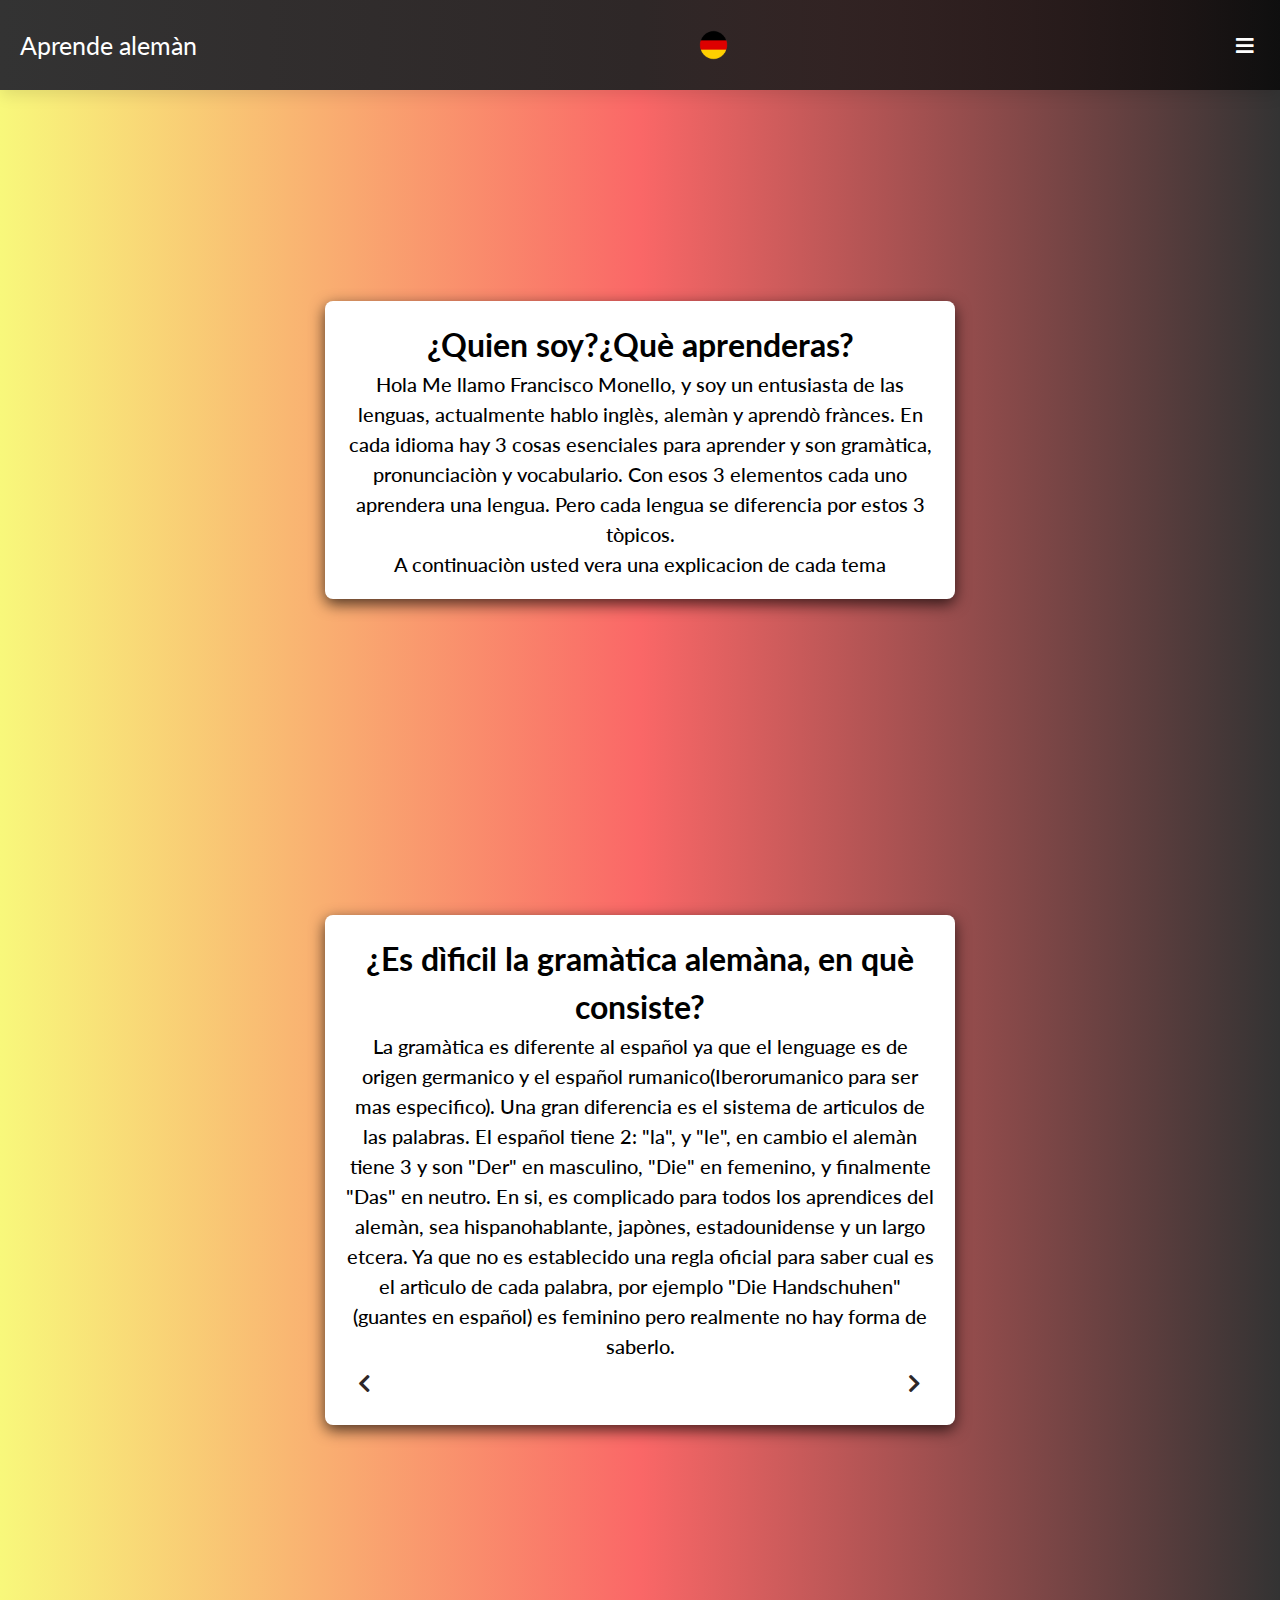
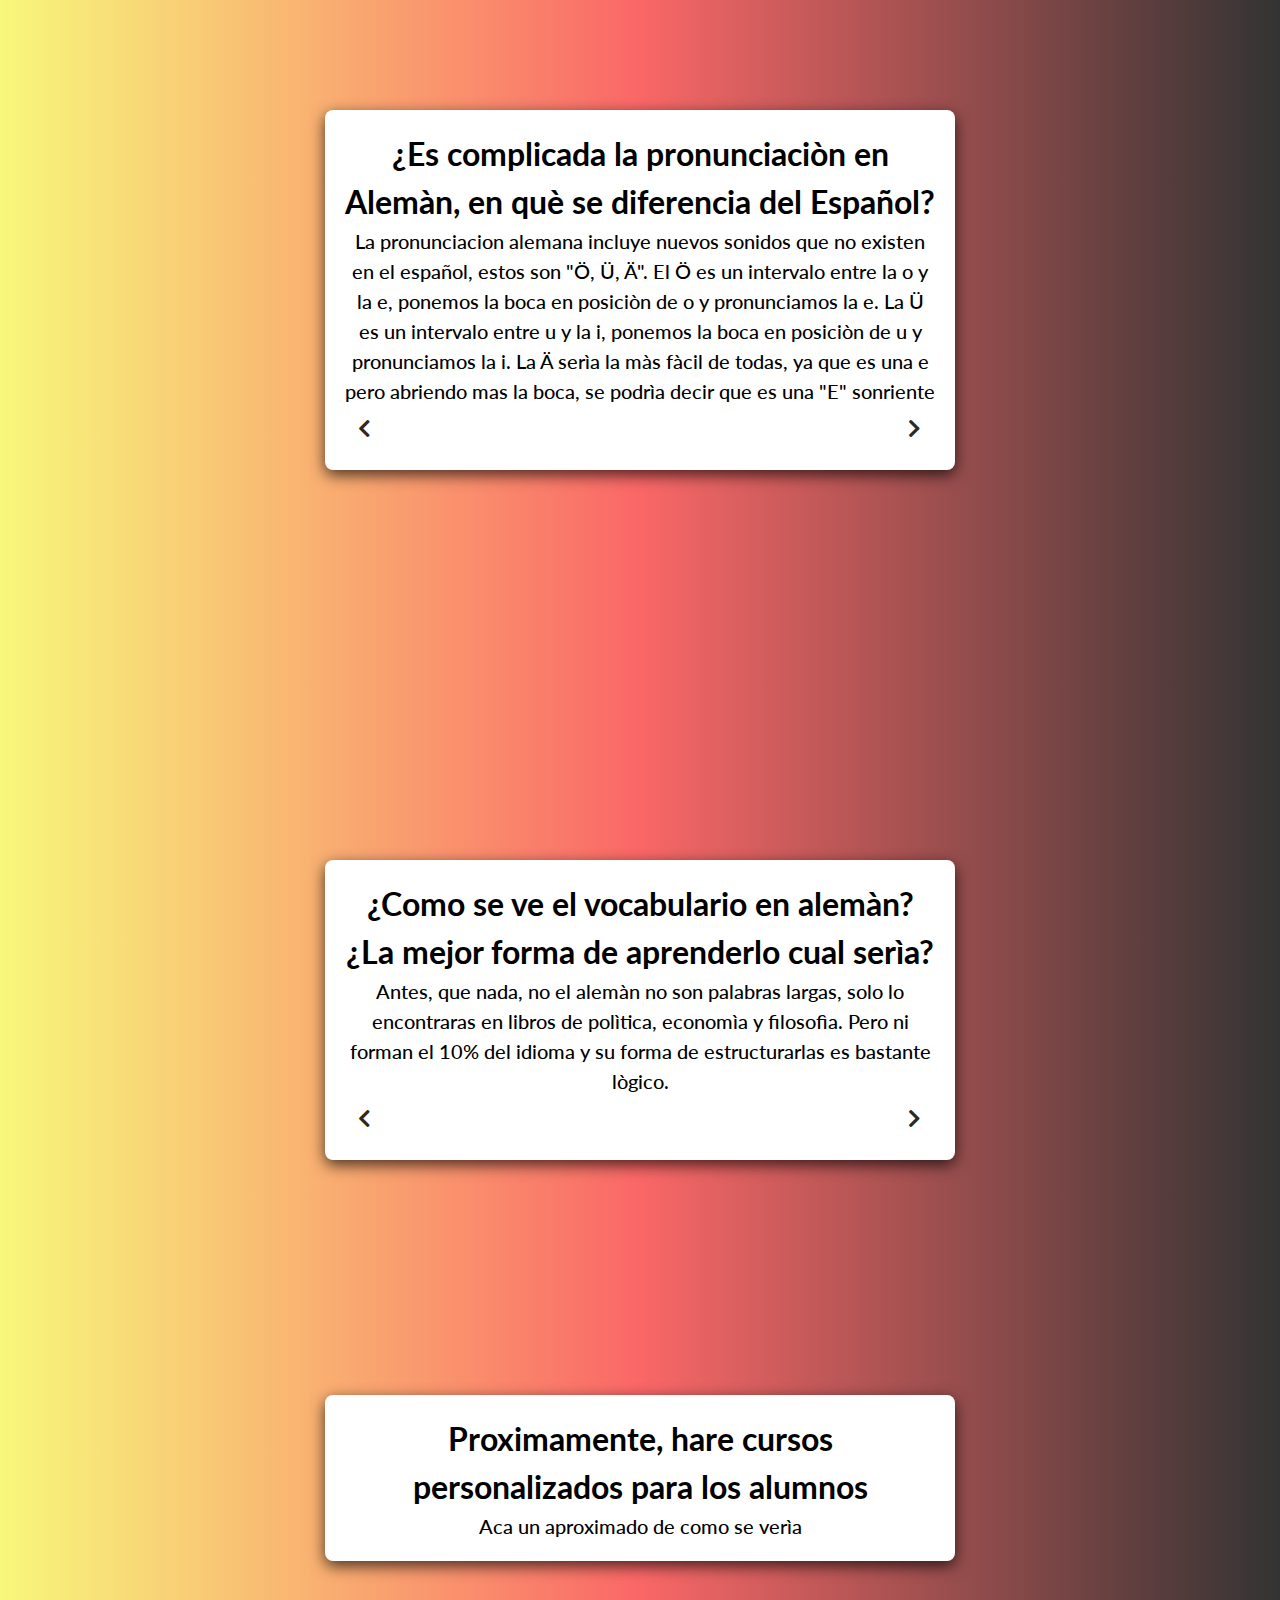
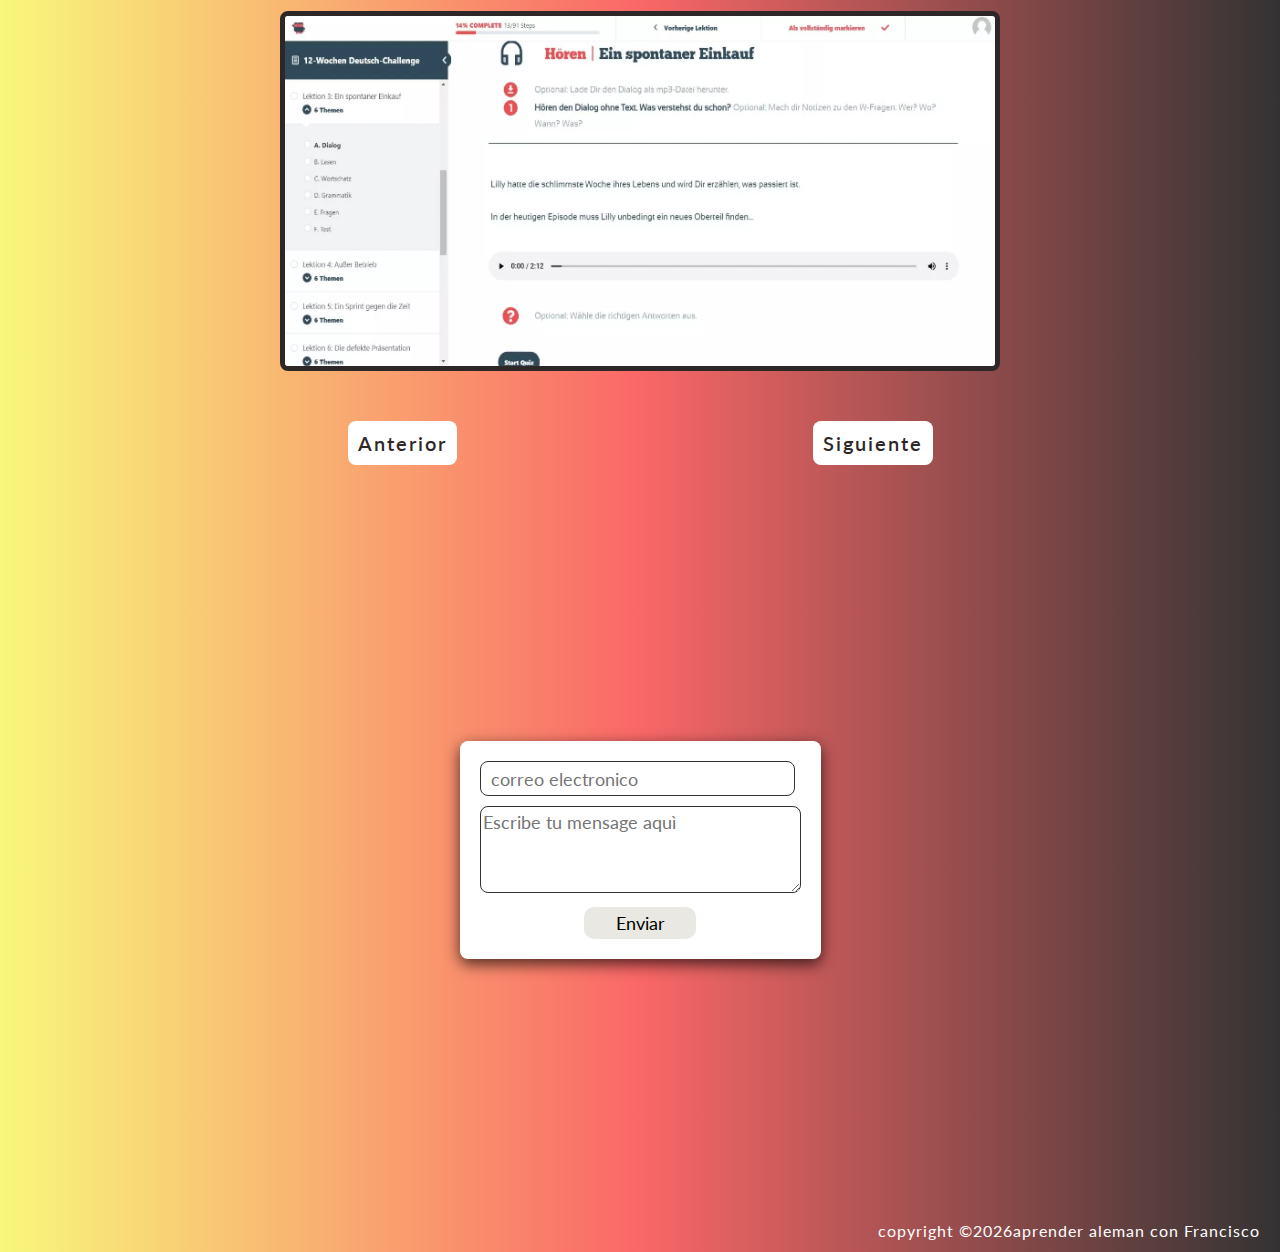
<file: german project/index.html>
<!DOCTYPE html>
<html lang="en">
<head>
    <meta charset="UTF-8">
    <meta http-equiv="X-UA-Compatible" content="IE=edge">
    <meta name="viewport" content="width=device-width, initial-scale=1.0">
    <title>german project</title>
    <link rel="stylesheet" href="style.css">
    <script src="app.js" defer></script>
    <link
    rel="stylesheet"
    href="https://cdnjs.cloudflare.com/ajax/libs/font-awesome/5.14.0/css/all.min.css"
  />
</head>
<body>
    <header id="navbar">
        <nav id="nav">
        <p id="titleHeader">Aprende alemàn</p><img src="germanBall.png" class="logo" width="29px">
        <button class="nav-toggle">
            <i class="fas fa-bars"></i>
        </button>
    </nav>
    <div class="linkContainer">
        <ul class="links">
            <li><a href="#Inicio" class="scrollLink">Inicio</a></li>
            <li><a href="#Gramatica" class="scrollLink">Gramatica</a></li>
            <li><a href="#Pronunciacion" class="scrollLink">Pronunciacion</a></li>
            <li><a href="#Vocabulario" class="scrollLink">Vocabulario</a></li>
            <li><a href="#Curso" class="scrollLink">Curso</a></li>
            <li><a href="#Contacto" class="scrollLink">Contacto</a></li>
        </ul>
    </div>
    </header>
    
    <div id="Inicio">
       <div class="infoContainer">
           <h1>¿Quien soy?¿Què aprenderas?</h1>
           <p>Hola Me llamo Francisco Monello, y soy un entusiasta de las lenguas, actualmente hablo inglès, alemàn y aprendò frànces. En cada idioma hay 3 cosas esenciales para aprender y son gramàtica, pronunciaciòn y vocabulario.
            Con esos 3 elementos cada uno aprendera una lengua. Pero cada lengua se diferencia por estos 3 tòpicos.
           </p>
           <p>A continuaciòn usted vera una explicacion de cada tema </p>
       </div>
    </div>
    
    <div id="Gramatica" >
        <div class="infoContainer">
        <h1>¿Es dìficil la gramàtica alemàna, en què consiste?</h1>
        <p id="paragraph">
            La gramàtica es diferente al 
    español ya que el lenguage es 
    de origen germanico y el español rumanico(Iberorumanico para ser mas especifico). Una gran diferencia es el sistema de articulos de las palabras. El español tiene 2: "la", y "le", en cambio el alemàn tiene 3 y son "Der" en masculino, "Die" en femenino, y finalmente "Das" en neutro. En si, es complicado para todos los aprendices del alemàn, sea hispanohablante, japònes, estadounidense 
    y un largo etcera. Ya que no es establecido una regla oficial para saber cual es el artìculo de cada palabra, por ejemplo "Die Handschuhen" (guantes en español) es feminino pero realmente no hay forma de 
    saberlo.
        </p>
           <div class="btnContainer">
                <button class="prevBtn" type="button"><i class="fas fa-chevron-left"></i></button>
                <button class="nextBtn" type="button"><i class="fas fa-chevron-right"></i></button>
            </div>
        </div>
    </div>

    
    <div id="Pronunciacion">
        <div class="infoContainer">
        <h1>¿Es complicada la pronunciaciòn en Alemàn, en què se diferencia del Español?</h1>
        <p id="paraTwo">
        </p>
        <div class="btnContainer">
            <button class="prevBtn" id="prevBtnTwo" type="button"><i class="fas fa-chevron-left"></i></button>
            <button class="nextBtn" id="nextBtnTwo" type="button"><i class="fas fa-chevron-right"></i></button>
        </div>
    </div>
</div>
    <div id="Vocabulario">
        <div class="infoContainer">
            <h1>¿Como se ve el vocabulario en alemàn? ¿La mejor forma de aprenderlo cual serìa?</h1>
            <p id="paraThree">
                
            </p>
            <div class="btnContainer">
                <button class="prevBtn" id="prevBtnThree" type="button"><i class="fas fa-chevron-left"></i></button>
                <button class="nextBtn" id="nextBtnThree" type="button"><i class="fas fa-chevron-right"></i></button>
            </div>
        </div>
    </div>
    <div id="Curso">
        <div class="infoContainer">
            <h1>Proximamente, hare cursos personalizados para los alumnos</h1>
            <p>Aca un aproximado de como se verìa</p>
        </div>
        <div class="sliderContainer">
            <div class="slide">
            <img src="imgCourseOne.png" class="slideImg" alt="aleman">
        </div>
        <div class="slide">
            <img src="imgCourseTwo.png" class="slideImg" alt="aleman">
        </div>
    </div>
        <div class="btnContainer">
            <button class="prevBtn" id="slidePrevBtn" type="button">
                anterior
            </button>
            <button class="nextBtn" id="slideNextBtn" type="button">
               siguiente
            </button>
        </div>

    </div>
    <div id="Contacto">
        
        <form 
         action="https://formsubmit.co/franciscomonellole@gmail.com" method="POST">
            <input type="hidden" name="_subject" value="New submission!">
            <input type="email" class="correoEmail" name="email" placeholder="correo electronico" required>
            <input type="hidden" name="_next" value="https://yourdomain.co/thanks.html">
            <textarea id="bio" name="bio" rows="3" cols="30" placeholder="Escribe tu mensage aquì"></textarea>
            <button type="submit" id="btnSend">Enviar </button>
       </form>
    
</div>
    <footer>
        copyright &copy; <span id="date"></span> aprender aleman con Francisco
    </footer>
    <a href="#Inicio" class="scroll-link top-link">
        <i class="fas fa-arrow-up"></i>
    </a>
</body>
</html>
</file>
<file: german project/style.css>
@import url('https://fonts.googleapis.com/css?family=Lato&display=swap');

*{
    box-sizing: border-box;
    margin: 0;
    border:0;
    font-family: 'Lato', sans-serif;
}

html{
    scroll-behavior:smooth
}

body{
    background: linear-gradient(to left, rgb(51, 51, 51), rgb(250, 103, 103), rgb(248, 248, 123));
    
}

ul {
    list-style-type: none;
  }
  a {
    text-decoration: none;
  }



#nav{
    display:flex;
    text-align: center;
    justify-content: space-between;
    padding: 30px 20px;
    color: #fff;
    font-size: 25px;
    
    }

.logo{
    transition: all 0.3s linear;
}
.logo:hover{
  transform: rotate(180deg);
}

header{
    background: linear-gradient(to right, #333, #2e2727, rgba(0, 0, 0, 0.7));
    box-shadow: 0 5px 15px rgba(0, 0, 0, 0.1);
    z-index: 99;
    
}

.nav-toggle{
 background: transparent;
 border:transparent;
 color: #fff;
 font-size: 20px;
 cursor: pointer;
 transition: all 0.3s linear

}

.nav-toggle:hover{
    color: #fca9a9;
    transform: rotate(90deg);
}







.linkContainer{
    transition: all 0.3s linear;
    height: 0;
    overflow: hidden;
}

.fixed-nav{
    position: fixed;
    top: 0;
    left: 0;
    width: 100%;
    background:linear-gradient(to right, #333, #2e2727, rgba(0, 0, 0, 0.7)) ;
    color: #fff;
}


.links a{
    color: #fff;
    font-size: 30px;
    letter-spacing: 0.25rem;
    display: block;
    transition: all 0.3s linear;
    margin: 0 16px;
    font-weight: bold;
    padding: 12px 0;

}

.links a:hover{
    background-color: #333;
    margin-left: 32px;
    
}

#Gramatica, #Pronunciacion, #Inicio, #Vocabulario, #Contacto, #Curso{
 height: 80vh;
 display: grid;
 place-items: center;

}



.infoContainer{
    display: flex;
    flex-direction: column;
   justify-content: center;
    background-color: #fff;
    width: 70vh;
    margin: 0 auto;
    padding: 20px;
    line-height: 1.5;
    box-shadow: 0 5px 15px rgba(0, 0, 0, 0.7);
    border-radius: 8px;
    transition: all 0.3s linear; 
}

h1{
    text-align: center;
}

.infoContainer > p {
    font-size: 20px;
    text-align: center;
    font-weight: 500;
}

.btnContainer{
display: flex;
justify-content: space-between;
text-align: center;
width: 65vh;
margin: 0 auto;

}

.prevBtn, 
.nextBtn{
    cursor: pointer;
    
    font-size: 20px;
    
    text-transform: capitalize;
    font-weight: 550;
    letter-spacing: 2px;
    padding: 10px;
    border-radius: 8px ;
    transition: all 0.3s linear;
    color: #2e2727;
    background-color: #fff;
    
}

.prevBtn:hover,
.nextBtn:hover{
    background-color: #2e2727;
    color: #fff

}

.sliderContainer{
 border: 5px solid #2e2727;
 border-radius: 0.5rem;
 position: relative;
 width: 80vh;
 height: 40vh;
 overflow: hidden;
 margin: 0 auto
}

.slide{
    width: 100%;
    height: 100%;
    position: absolute;
    display: grid;
    place-items: center;
    transition: all 0.25s ease-in-out;
    text-align: center;
}

.slideImg{
    height: 100%;
    object-fit: cover;
    width: 100%;
}

#slideNextBtn, #slidePrevBtn{
 letter-spacing: 2px;
 }

 

footer{
 
 color: #fff;
 display: flex;
 justify-content: flex-end;
 flex-direction:row;
 text-align: center;
 padding: 20px;
 font-weight: 18px;
 line-height: 1.6px;
 letter-spacing: 1px;
}
.date{
    margin: 0 2px
}

.top-link{
    font-size: 20px;
    position: fixed;
    bottom: 3rem;
    right: 3rem;
    background: rgb(118, 118, 243);
    width: 2rem;
    height: 2rem;
    display: grid;
    place-items:center;
    border-radius: 0.5rem;
    color:#fff;
    animation: bounce 2s ease-in-out infinite;
    visibility: hidden;
    z-index: -100;
}

.show-link{
    visibility: visible;
    z-index: 100;
}    

@keyframes bounce{
    0% {
        transform: scale(1)
    }

    50%{
        transform: scale(1.5)
    }

    100%{
        transform: scale(1)
    }
}



form{
    display: flex;
    text-align: center;
    justify-content: space-between;
    flex-direction: column;
    background-color: #fff;
    padding: 20px;
    border-radius: 8px;
    box-shadow: 0 5px 15px rgba(0, 0, 0, 0.7);
}

form > input[type="email"]{
    padding: 10px;
    height: 35px;
    width: 35vh;
    
    border-radius: 8px;
   color: #000;
   font-size: 18px;
    border: 1px solid #333;
    line-height: 1.5;
    margin-bottom: 10px;
}

textarea{
    border: 1px solid #333;
    border-radius: 8px;
    font-size: 18px;
    color: #000;
    line-height: 1.5;
    margin-bottom: 14px;
}

button[type="submit"]{
    background: #e9e8e2;
    font-size:18px;
    width: 12.5vh;
    margin: 0 auto;
    padding: 5px 0;
    border-radius: 10px;
    transition: all 0.3s linear
}

button[type="submit"]:hover{
    background: #000;
    color: #e9e8e2;
    cursor: pointer;
}
</file>
